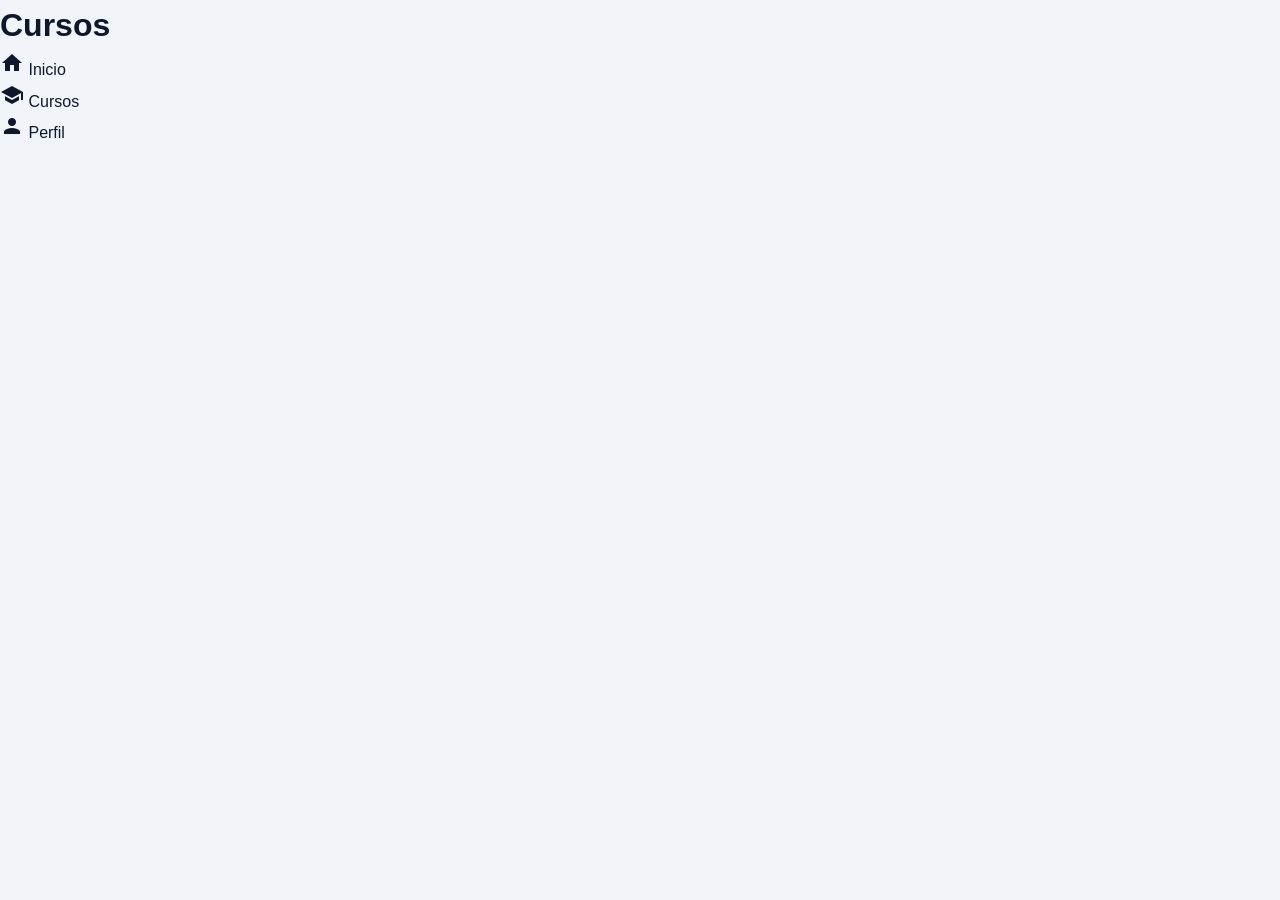
<file: docs/index.html>
<!DOCTYPE html>
<html lang="es">
<head>
    <meta charset="UTF-8">
    <meta name="viewport" content="width=device-width, initial-scale=1.0">
    <title>EduApp - Aprende y Domina</title>
    <!-- Material Icons -->
    <link href="https://fonts.googleapis.com/icon?family=Material+Icons" rel="stylesheet">
    <!-- Google Fonts -->
    <link href="https://fonts.googleapis.com/css2?family=Roboto:wght@300;400;500;700&display=swap" rel="stylesheet">
    <link rel="stylesheet" href="css/style.css">
</head>
<body>
    <div id="app">
        <!-- Header -->
        <header class="app-header">
            <div id="back-button" class="hidden">
                <span class="material-icons">arrow_back</span>
            </div>
            <h1 id="page-title">Cursos</h1>
        </header>

        <!-- Main Content Area -->
        <main id="main-content">
            <!-- Content will be injected here by app.js -->
        </main>

        <!-- Bottom Navigation -->
        <nav class="bottom-nav">
            <div class="nav-item active" data-view="home">
                <span class="material-icons">home</span>
                <span>Inicio</span>
            </div>
            <div class="nav-item" data-view="courses">
                <span class="material-icons">school</span>
                <span>Cursos</span>
            </div>
            <div class="nav-item" data-view="profile">
                <span class="material-icons">person</span>
                <span>Perfil</span>
            </div>
        </nav>
    </div>

    <!-- Scripts -->
    <script src="js/data.js"></script>
    <script src="js/app.js"></script>
</body>
</html>
</file>
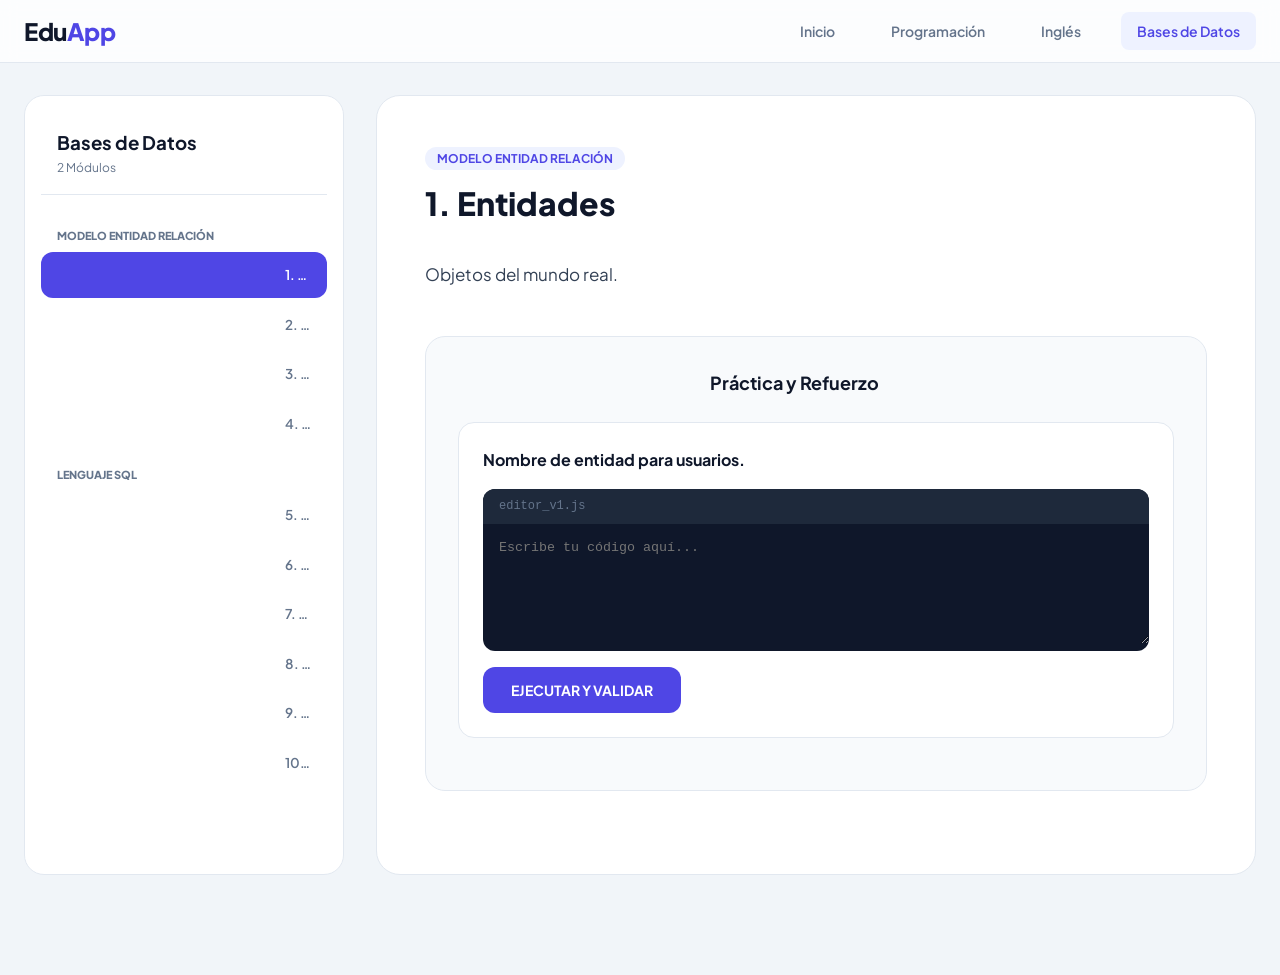
<file: docs/database.html>
<!DOCTYPE html>
<html lang="es">
<head>
    <meta charset="UTF-8">
    <meta name="viewport" content="width=device-width, initial-scale=1.0">
    <title>EduApp - Dashboard</title>
    <link href="https://fonts.googleapis.com/icon?family=Material+Icons" rel="stylesheet">
    <link href="https://fonts.googleapis.com/css2?family=Plus+Jakarta+Sans:wght@300;400;500;700;800&display=swap" rel="stylesheet">
    <link rel="stylesheet" href="css/style.css">
</head>
<body>
    <div id="app">
        <header class="main-header">
            <div class="header-container">
                <h1 class="logo">Edu<span>App</span></h1>
                <nav class="desktop-nav">
                    <a href="index.html">Inicio</a>
                    <a href="programming.html">Programación</a>
                    <a href="english.html">Inglés</a>
                    <a href="database.html" class="active">Bases de Datos</a>
                </nav>
            </div>
        </header>

        <main class="course-content" id="course-app">
            <section class="hero-section">
                <h2>¡Hola de nuevo! 👋</h2>
                <p>Tu camino hacia la maestría tecnológica comienza aquí. Elige un curso para continuar.</p>
            </section>

            <div class="course-cards-container">
                <a href="programming.html" class="course-link-card">
                    <div class="card-icon" style="background: #e0f2fe; color: #0ea5e9;"><span class="material-icons">terminal</span></div>
                    <h3>Programación y Algoritmos</h3>
                    <p>Domina la lógica desde cero hasta avanzado.</p>
                    <div class="card-footer">Explorar curso <span class="material-icons">arrow_forward</span></div>
                </a>
                <a href="english.html" class="course-link-card">
                    <div class="card-icon" style="background: #fef3c7; color: #d97706;"><span class="material-icons">language</span></div>
                    <h3>Inglés Técnico</h3>
                    <p>20 clases estructuradas para tu carrera profesional.</p>
                    <div class="card-footer">Explorar curso <span class="material-icons">arrow_forward</span></div>
                </a>
                <a href="database.html" class="course-link-card active">
                    <div class="card-icon" style="background: #f3e8ff; color: #9333ea;"><span class="material-icons">storage</span></div>
                    <h3>Bases de Datos</h3>
                    <p>Aprende a diseñar y consultar datos con SQL.</p>
                    <div class="card-footer">Explorar curso <span class="material-icons">arrow_forward</span></div>
                </a>
            </div>
        </main>

        <nav class="mobile-bottom-nav">
            <a href="index.html" class="nav-item active"><span class="material-icons">home</span><span>Inicio</span></a>
            <a href="programming.html" class="nav-item"><span class="material-icons">code</span><span>Prog</span></a>
            <a href="english.html" class="nav-item"><span class="material-icons">translate</span><span>Inglés</span></a>
            <a href="database.html" class="nav-item active"><span class="material-icons">database</span><span>DB</span></a>
        </nav>
    </div>
</html>
<script src="js/data.js"></script><script src="js/app.js"></script></body>
</file>
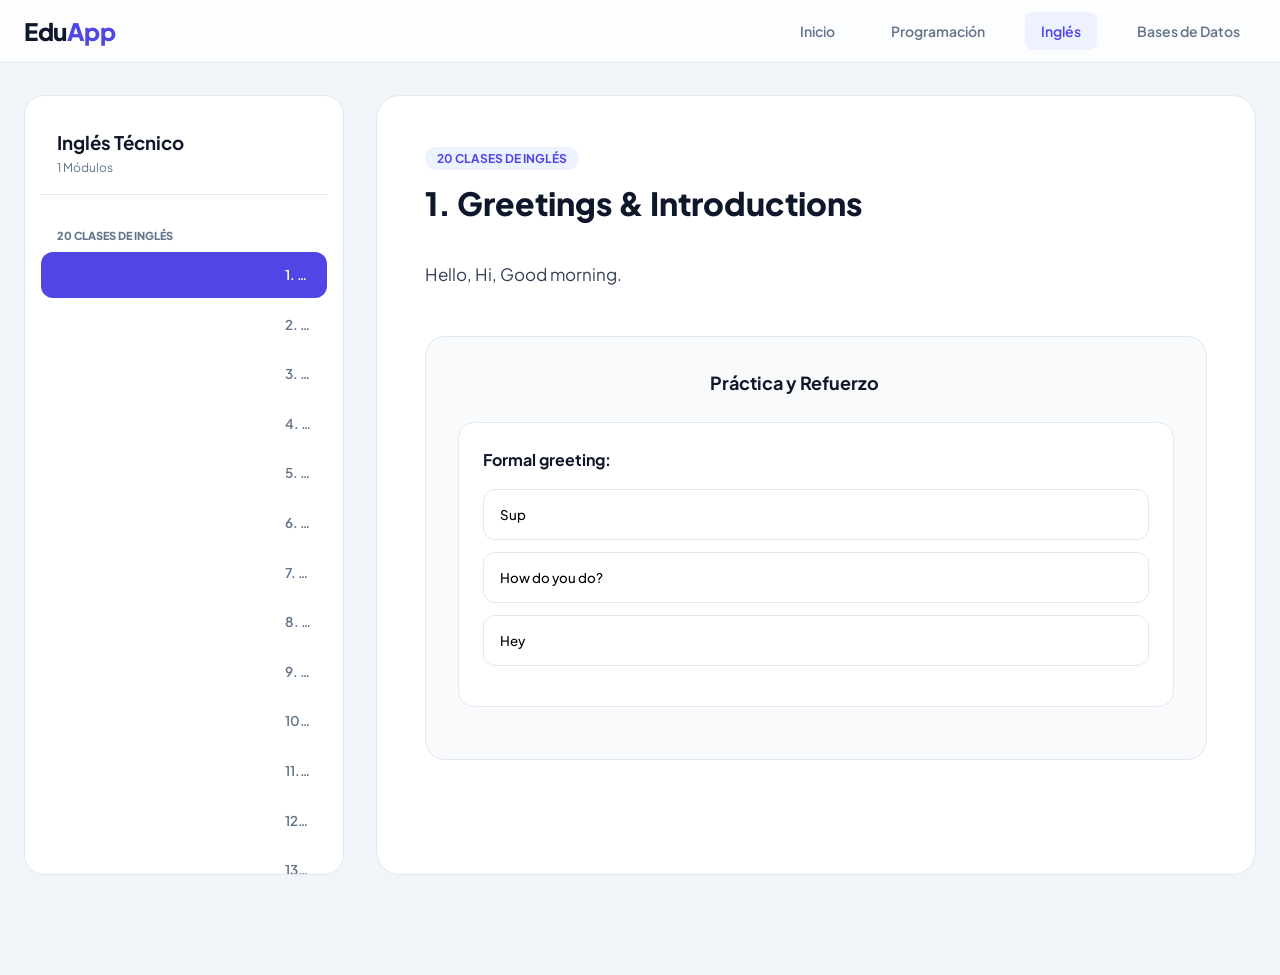
<file: docs/english.html>
<!DOCTYPE html>
<html lang="es">
<head>
    <meta charset="UTF-8">
    <meta name="viewport" content="width=device-width, initial-scale=1.0">
    <title>EduApp - Dashboard</title>
    <link href="https://fonts.googleapis.com/icon?family=Material+Icons" rel="stylesheet">
    <link href="https://fonts.googleapis.com/css2?family=Plus+Jakarta+Sans:wght@300;400;500;700;800&display=swap" rel="stylesheet">
    <link rel="stylesheet" href="css/style.css">
</head>
<body>
    <div id="app">
        <header class="main-header">
            <div class="header-container">
                <h1 class="logo">Edu<span>App</span></h1>
                <nav class="desktop-nav">
                    <a href="index.html">Inicio</a>
                    <a href="programming.html">Programación</a>
                    <a href="english.html" class="active">Inglés</a>
                    <a href="database.html">Bases de Datos</a>
                </nav>
            </div>
        </header>

        <main class="course-content" id="course-app">
            <section class="hero-section">
                <h2>¡Hola de nuevo! 👋</h2>
                <p>Tu camino hacia la maestría tecnológica comienza aquí. Elige un curso para continuar.</p>
            </section>

            <div class="course-cards-container">
                <a href="programming.html" class="course-link-card">
                    <div class="card-icon" style="background: #e0f2fe; color: #0ea5e9;"><span class="material-icons">terminal</span></div>
                    <h3>Programación y Algoritmos</h3>
                    <p>Domina la lógica desde cero hasta avanzado.</p>
                    <div class="card-footer">Explorar curso <span class="material-icons">arrow_forward</span></div>
                </a>
                <a href="english.html" class="course-link-card active">
                    <div class="card-icon" style="background: #fef3c7; color: #d97706;"><span class="material-icons">language</span></div>
                    <h3>Inglés Técnico</h3>
                    <p>20 clases estructuradas para tu carrera profesional.</p>
                    <div class="card-footer">Explorar curso <span class="material-icons">arrow_forward</span></div>
                </a>
                <a href="database.html" class="course-link-card">
                    <div class="card-icon" style="background: #f3e8ff; color: #9333ea;"><span class="material-icons">storage</span></div>
                    <h3>Bases de Datos</h3>
                    <p>Aprende a diseñar y consultar datos con SQL.</p>
                    <div class="card-footer">Explorar curso <span class="material-icons">arrow_forward</span></div>
                </a>
            </div>
        </main>

        <nav class="mobile-bottom-nav">
            <a href="index.html" class="nav-item active"><span class="material-icons">home</span><span>Inicio</span></a>
            <a href="programming.html" class="nav-item"><span class="material-icons">code</span><span>Prog</span></a>
            <a href="english.html" class="nav-item active"><span class="material-icons">translate</span><span>Inglés</span></a>
            <a href="database.html" class="nav-item"><span class="material-icons">database</span><span>DB</span></a>
        </nav>
    </div>
</html>
<script src="js/data.js"></script><script src="js/app.js"></script></body>
</file>
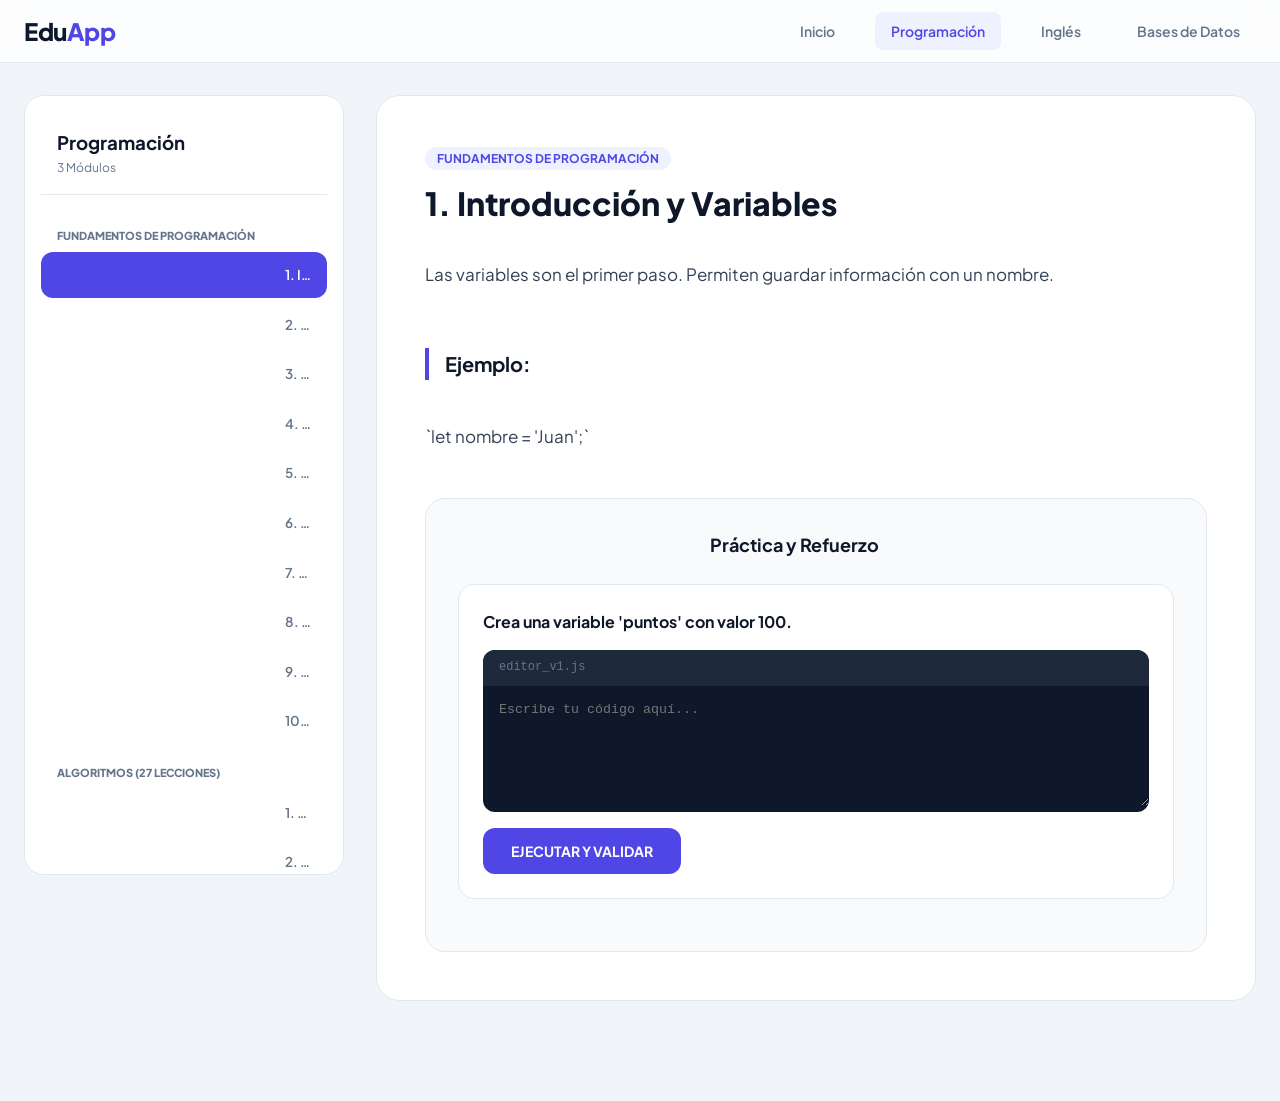
<file: docs/programming.html>
<!DOCTYPE html>
<html lang="es">
<head>
    <meta charset="UTF-8">
    <meta name="viewport" content="width=device-width, initial-scale=1.0">
    <title>EduApp - Dashboard</title>
    <link href="https://fonts.googleapis.com/icon?family=Material+Icons" rel="stylesheet">
    <link href="https://fonts.googleapis.com/css2?family=Plus+Jakarta+Sans:wght@300;400;500;700;800&display=swap" rel="stylesheet">
    <link rel="stylesheet" href="css/style.css">
</head>
<body>
    <div id="app">
        <header class="main-header">
            <div class="header-container">
                <h1 class="logo">Edu<span>App</span></h1>
                <nav class="desktop-nav">
                    <a href="index.html">Inicio</a>
                    <a href="programming.html" class="active">Programación</a>
                    <a href="english.html">Inglés</a>
                    <a href="database.html">Bases de Datos</a>
                </nav>
            </div>
        </header>

        <main class="course-content" id="course-app">
            <section class="hero-section">
                <h2>¡Hola de nuevo! 👋</h2>
                <p>Tu camino hacia la maestría tecnológica comienza aquí. Elige un curso para continuar.</p>
            </section>

            <div class="course-cards-container">
                <a href="programming.html" class="course-link-card active">
                    <div class="card-icon" style="background: #e0f2fe; color: #0ea5e9;"><span class="material-icons">terminal</span></div>
                    <h3>Programación y Algoritmos</h3>
                    <p>Domina la lógica desde cero hasta avanzado.</p>
                    <div class="card-footer">Explorar curso <span class="material-icons">arrow_forward</span></div>
                </a>
                <a href="english.html" class="course-link-card">
                    <div class="card-icon" style="background: #fef3c7; color: #d97706;"><span class="material-icons">language</span></div>
                    <h3>Inglés Técnico</h3>
                    <p>20 clases estructuradas para tu carrera profesional.</p>
                    <div class="card-footer">Explorar curso <span class="material-icons">arrow_forward</span></div>
                </a>
                <a href="database.html" class="course-link-card">
                    <div class="card-icon" style="background: #f3e8ff; color: #9333ea;"><span class="material-icons">storage</span></div>
                    <h3>Bases de Datos</h3>
                    <p>Aprende a diseñar y consultar datos con SQL.</p>
                    <div class="card-footer">Explorar curso <span class="material-icons">arrow_forward</span></div>
                </a>
            </div>
        </main>

        <nav class="mobile-bottom-nav">
            <a href="index.html" class="nav-item active"><span class="material-icons">home</span><span>Inicio</span></a>
            <a href="programming.html" class="nav-item active"><span class="material-icons">code</span><span>Prog</span></a>
            <a href="english.html" class="nav-item"><span class="material-icons">translate</span><span>Inglés</span></a>
            <a href="database.html" class="nav-item"><span class="material-icons">database</span><span>DB</span></a>
        </nav>
    </div>
</html>
<script src="js/data.js"></script><script src="js/app.js"></script></body>
</file>
<file: docs/css/style.css>
:root {
    --primary: #4f46e5;
    --primary-light: #818cf8;
    --bg: #f1f5f9;
    --surface: #ffffff;
    --text: #0f172a;
    --text-muted: #64748b;
    --border: #e2e8f0;
    --success: #10b981;
    --error: #ef4444;
}

* { box-sizing: border-box; margin: 0; padding: 0; font-family: 'Plus Jakarta Sans', sans-serif; }
body { background: var(--bg); color: var(--text); line-height: 1.6; }

/* Responsive Container */
.header-container, .dashboard-content, .course-content {
    max-width: 1280px;
    margin: 0 auto;
    padding: 0 24px;
}

/* Animations */
@keyframes fadeIn {
    from { opacity: 0; transform: translateY(10px); }
    to { opacity: 1; transform: translateY(0); }
}
.fade-in { animation: fadeIn 0.4s ease forwards; }

/* Header & Navigation */
.main-header {
    background: rgba(255, 255, 255, 0.8);
    backdrop-filter: blur(8px);
    border-bottom: 1px solid var(--border);
    position: sticky;
    top: 0;
    z-index: 1000;
    padding: 12px 0;
}
.header-container { display: flex; align-items: center; justify-content: space-between; }
.logo { font-size: 24px; font-weight: 800; color: var(--text); letter-spacing: -0.5px; }
.logo span { color: var(--primary); }

.desktop-nav { display: flex; gap: 24px; }
.desktop-nav a {
    text-decoration: none; color: var(--text-muted);
    font-weight: 600; font-size: 14px;
    padding: 8px 16px; border-radius: 8px;
    transition: 0.2s;
}
.desktop-nav a:hover { background: var(--bg); color: var(--text); }
.desktop-nav a.active { background: #eef2ff; color: var(--primary); }

/* Hero */
.hero-section { padding: 40px 0 20px; text-align: left; }
.hero-section h2 { font-size: 32px; font-weight: 800; margin-bottom: 12px; }
.hero-section p { color: var(--text-muted); font-size: 16px; max-width: 600px; }

/* Dashboard Cards */
.course-cards-container {
    display: grid;
    grid-template-columns: repeat(auto-fit, minmax(300px, 1fr));
    gap: 24px;
    padding: 40px 0 100px;
}
.course-link-card {
    background: var(--surface);
    border: 1px solid var(--border);
    border-radius: 20px;
    padding: 32px;
    text-decoration: none;
    color: inherit;
    transition: all 0.3s cubic-bezier(0.4, 0, 0.2, 1);
    box-shadow: 0 1px 3px rgba(0,0,0,0.05);
}
.course-link-card:hover {
    transform: translateY(-4px);
    box-shadow: 0 10px 20px -5px rgba(0,0,0,0.1);
    border-color: var(--primary-light);
}
.course-link-card.active { border: 2px solid var(--primary); }

.card-icon {
    width: 48px; height: 48px; border-radius: 12px;
    display: flex; align-items: center; justify-content: center;
    margin-bottom: 24px;
}
.course-link-card h3 { font-size: 20px; font-weight: 700; margin-bottom: 12px; }
.course-link-card p { color: var(--text-muted); font-size: 15px; margin-bottom: 24px; height: 45px; overflow: hidden; }
.card-footer { display: flex; align-items: center; gap: 8px; color: var(--primary); font-weight: 700; font-size: 14px; }

/* Course Layout */
.course-layout { display: grid; grid-template-columns: 320px 1fr; gap: 32px; margin: 32px 0 100px; }

.sidebar-syllabus {
    background: var(--surface);
    border: 1px solid var(--border);
    border-radius: 20px;
    padding: 16px;
    height: calc(100vh - 120px);
    overflow-y: auto;
    position: sticky;
    top: 88px;
}
.sidebar-header { padding: 16px; border-bottom: 1px solid var(--border); margin-bottom: 16px; }
.topic-label { font-size: 11px; font-weight: 800; color: var(--text-muted); text-transform: uppercase; padding: 16px 16px 8px; }

.syllabus-item {
    padding: 12px 16px; border-radius: 12px; cursor: pointer;
    margin-bottom: 4px; transition: 0.2s;
    display: flex; align-items: center; gap: 12px; color: var(--text-muted);
}
.syllabus-item:hover { background: var(--bg); color: var(--text); }
.syllabus-item.active { background: var(--primary); color: white; }
.syllabus-item h4 { font-size: 13.5px; font-weight: 600; white-space: nowrap; overflow: hidden; text-overflow: ellipsis; }

/* Lesson Workspace */
.lesson-workspace { background: var(--surface); border: 1px solid var(--border); border-radius: 24px; padding: 48px; }
.badge {
    background: #eef2ff; color: var(--primary);
    padding: 4px 12px; border-radius: 20px;
    font-size: 12px; font-weight: 700; text-transform: uppercase;
}
.lesson-header { margin-bottom: 32px; }
.lesson-header h2 { font-size: 32px; font-weight: 800; margin-top: 8px; }

.content-text { color: #334155; font-size: 17px; }
.md-h3 { margin: 32px 0 16px; font-size: 20px; color: var(--text); border-left: 4px solid var(--primary); padding-left: 16px; }
.md-li { margin-bottom: 12px; list-style: none; position: relative; padding-left: 24px; }
.md-li::before { content: '•'; color: var(--primary); position: absolute; left: 0; font-weight: bold; }
.md-code { background: #1e293b; color: #e2e8f0; padding: 20px; border-radius: 12px; margin: 24px 0; overflow-x: auto; font-family: monospace; }

/* Interactive Elements */
.interactive-pane { margin-top: 48px; background: #f8fafc; border: 1px solid var(--border); border-radius: 20px; padding: 32px; }
.pane-header { display: flex; align-items: center; gap: 12px; margin-bottom: 24px; }
.pane-header h3 { font-size: 18px; font-weight: 700; }

.exercise-card { background: var(--surface); border: 1px solid var(--border); border-radius: 16px; padding: 24px; margin-bottom: 20px; }
.question { font-weight: 700; margin-bottom: 16px; }

.ide-box { background: #0f172a; border-radius: 12px; overflow: hidden; margin-bottom: 16px; }
.ide-head { background: #1e293b; padding: 8px 16px; color: #64748b; font-size: 12px; font-family: monospace; }
.ide-input {
    width: 100%; min-height: 120px; background: transparent; border: none; padding: 16px;
    color: #38bdf8; font-family: 'Fira Code', monospace; resize: vertical; outline: none;
}

.quiz-grid { display: grid; gap: 12px; margin: 16px 0; }
.quiz-option {
    padding: 16px; border: 1px solid var(--border); border-radius: 12px;
    background: var(--surface); text-align: left; cursor: pointer; transition: 0.2s; font-weight: 500;
}
.quiz-option:hover { border-color: var(--primary-light); background: #f8fafc; }
.quiz-option.selected-right { background: #d1fae5; border-color: #10b981; color: #065f46; }
.quiz-option.selected-wrong { background: #fee2e2; border-color: #ef4444; color: #991b1b; }

.run-btn {
    background: var(--primary); color: white; padding: 14px 28px; border-radius: 12px;
    border: none; font-weight: 700; cursor: pointer; transition: 0.2s; font-size: 14px;
}
.run-btn:hover { background: #4338ca; transform: translateY(-1px); }

.feedback-msg { margin-top: 16px; padding: 12px; border-radius: 8px; font-size: 14px; font-weight: 600; display: flex; align-items: center; gap: 8px; }
.feedback-msg.success { background: #d1fae5; color: #065f46; }
.feedback-msg.error { background: #fee2e2; color: #991b1b; }
.hidden { display: none; }

/* Next Step Box */
.next-step-box { text-align: center; margin-top: 40px; padding: 40px; background: #eef2ff; border-radius: 20px; }
.next-step-box p { font-weight: 700; margin-bottom: 20px; }

/* Mobile Bottom Nav */
.mobile-bottom-nav { display: none; }

@media (max-width: 1024px) {
    .course-layout { grid-template-columns: 1fr; }
    .sidebar-syllabus { height: auto; position: relative; top: 0; }
}

@media (max-width: 640px) {
    .desktop-nav { display: none; }
    .lesson-workspace { padding: 24px; border-radius: 0; margin: 0 -24px; border-left: none; border-right: none; }
    .mobile-bottom-nav {
        display: flex; position: fixed; bottom: 0; left: 0; right: 0;
        background: var(--surface); border-top: 1px solid var(--border);
        height: 72px; padding: 0 16px; z-index: 2000;
    }
    .nav-item {
        flex: 1; display: flex; flex-direction: column; align-items: center; justify-content: center;
        text-decoration: none; color: var(--text-muted); gap: 4px;
    }
    .nav-item.active { color: var(--primary); }
    .nav-item span { font-size: 10px; font-weight: 700; }
    .dashboard-content, .course-content { padding-bottom: 100px; }
}
</file>
